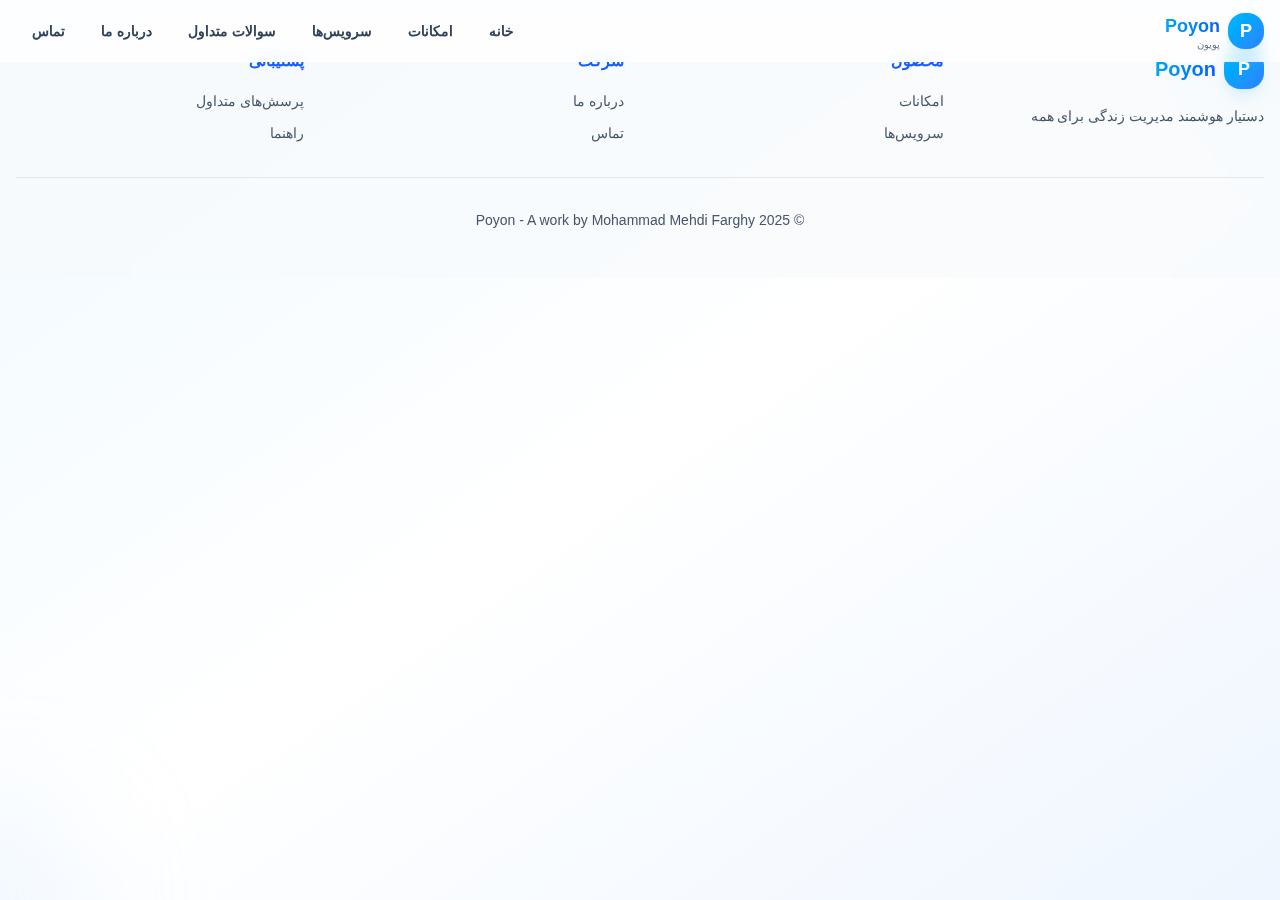
<file: index.html>
<!DOCTYPE html>
  <html lang="en">
    <head>
      <meta charset="UTF-8" />
      <meta name="viewport" content="width=device-width, initial-scale=1.0" />
      <title>RTL Persian Landing Page</title>
      <script type="module" crossorigin src="/assets/index-BZdpRkVZ.js"></script>
      <link rel="stylesheet" crossorigin href="/assets/index-CQhXrsLu.css">
    </head>

    <body>
      <div id="root"></div>
    </body>
  </html>
</file>
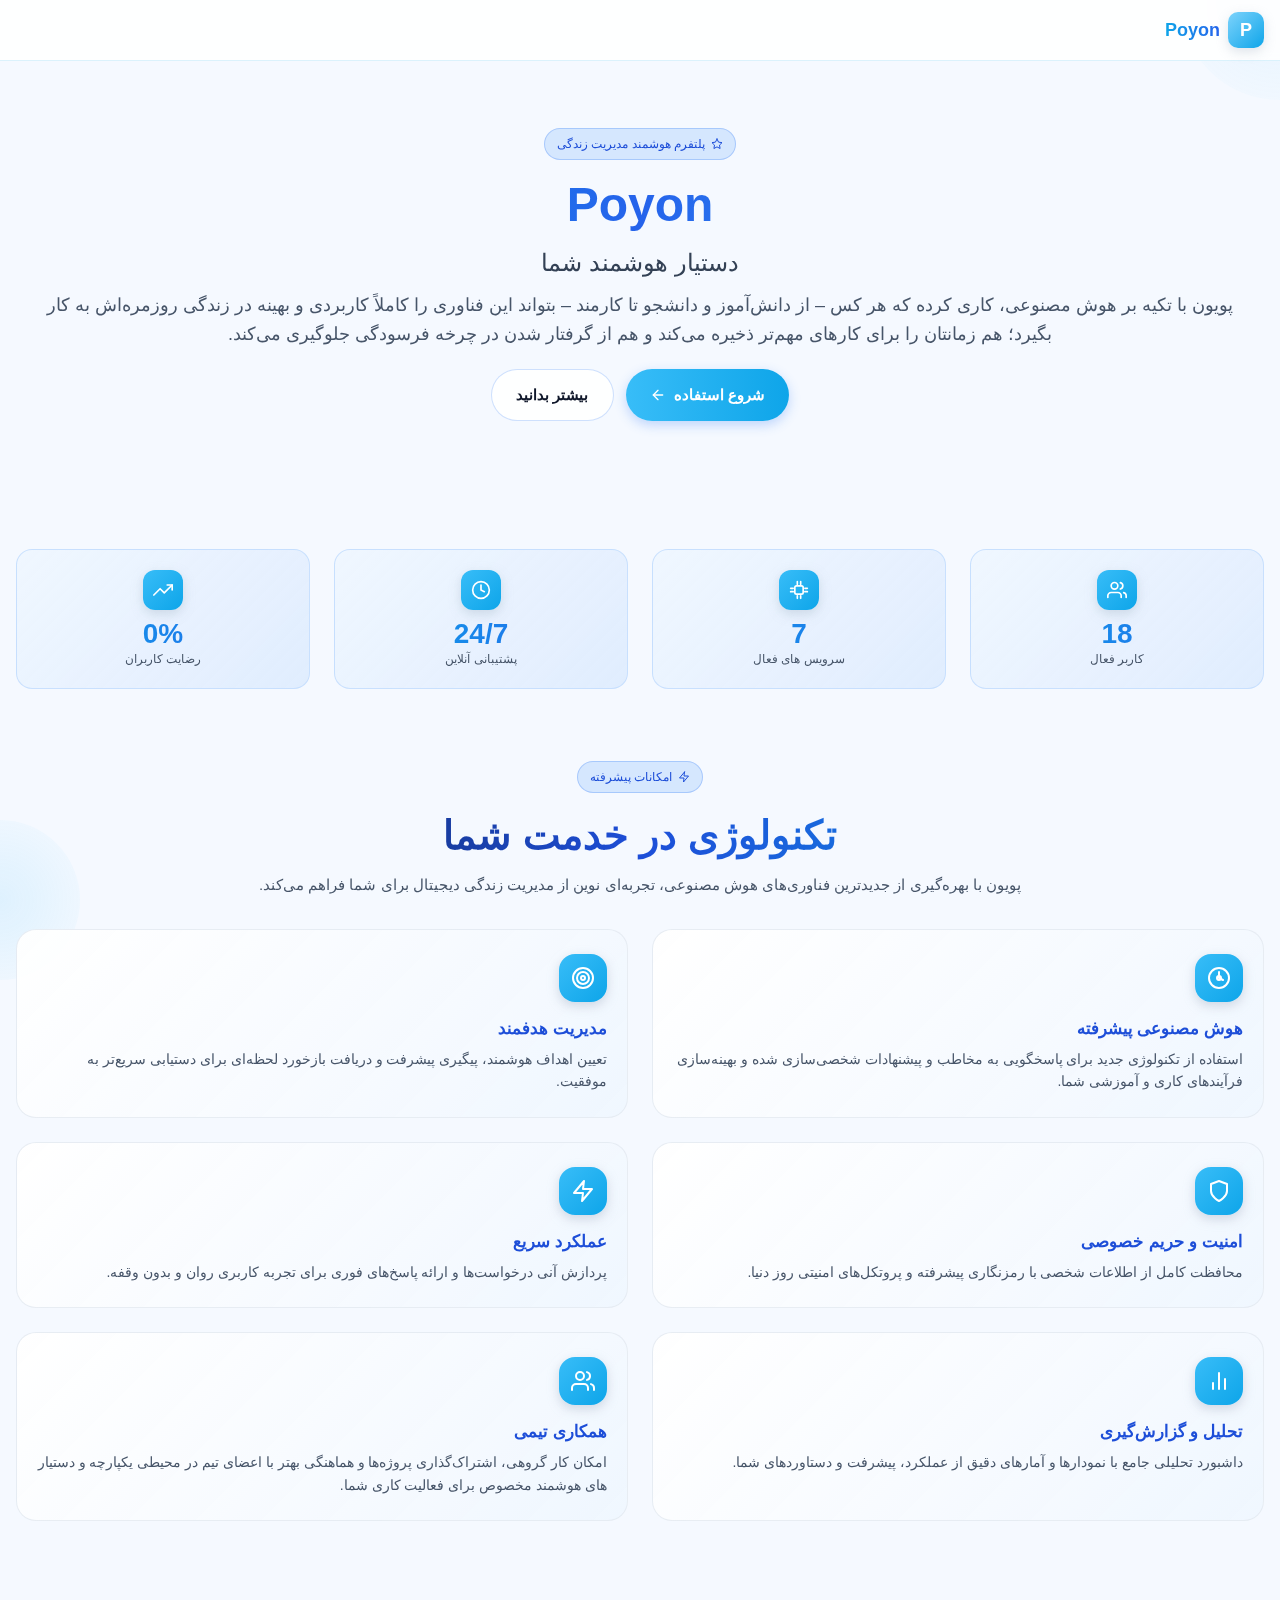
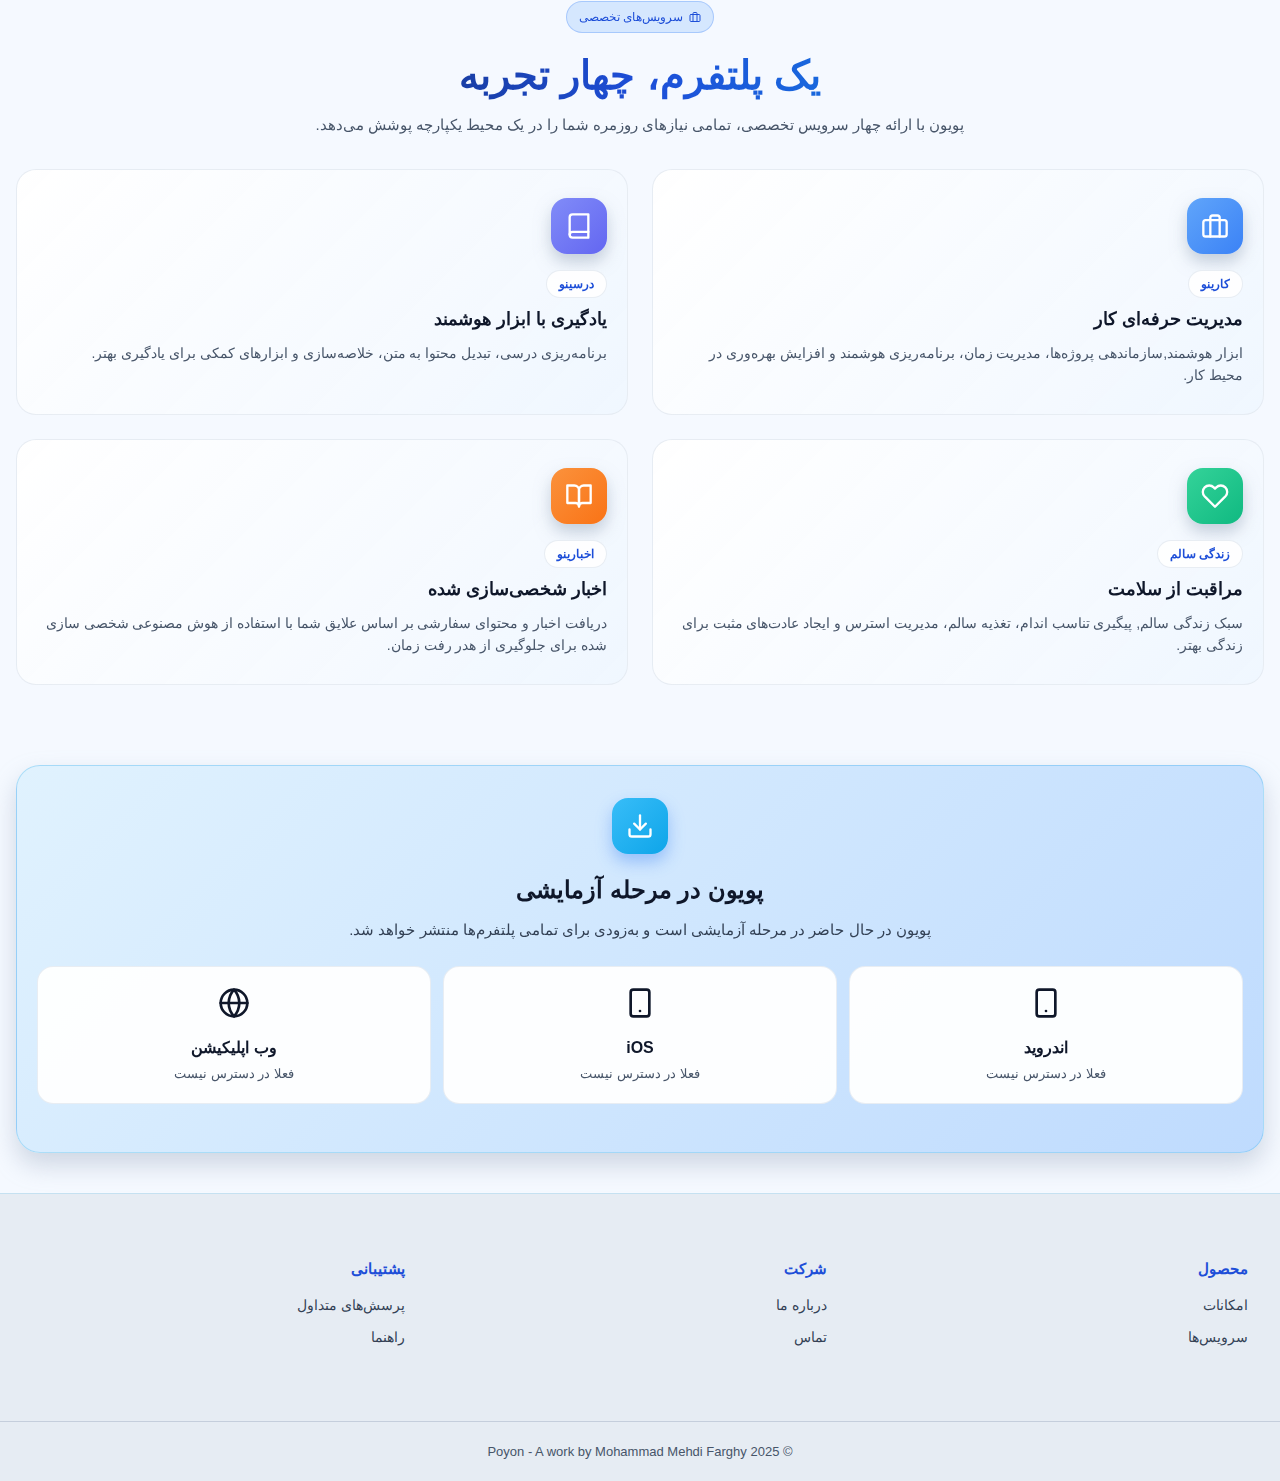
<file: web.html>
<!DOCTYPE html>
<html lang="fa" dir="rtl">
<head>
  <meta charset="UTF-8">
  <meta name="viewport" content="width=device-width, initial-scale=1.0, maximum-scale=1.0, user-scalable=no">
  <title>پویون - پلتفرم هوشمند مدیریت زندگی</title>
  
  <style>
    * {
      margin: 0;
      padding: 0;
      box-sizing: border-box;
      -webkit-tap-highlight-color: transparent;
    }

    :root {
      --slate-950: #020617;
      --slate-900: #0f172a;
      --slate-800: #1e293b;
      --slate-700: #334155;
      --slate-600: #475569;
      --slate-500: #64748b;
      --slate-400: #94a3b8;
      --slate-300: #cbd5e1;
      --slate-200: #e2e8f0;
      --slate-100: #f1f5f9;
      --slate-50: #f8fafc;
      
      --sky-500: #0ea5e9;
      --sky-400: #38bdf8;
      --sky-300: #7dd3fc;
      --sky-200: #bae6fd;
      
      --blue-600: #2563eb;
      --blue-700: #1d4ed8;
      
      --emerald-500: #10b981;
      --teal-600: #0d9488;
      
      --orange-500: #f97316;
      --red-600: #dc2626;
    }

    body {
      font-family: -apple-system, BlinkMacSystemFont, 'Segoe UI', Roboto, sans-serif;
      background: #f5f9ff;
      color: var(--slate-900);
      line-height: 1.5;
      overflow-x: hidden;
      scroll-behavior: smooth;
      font-size: 14px;
    }

    /* Animated Background */
    .animated-bg {
      position: fixed;
      inset: 0;
      z-index: 0;
      pointer-events: none;
    }

    .floating-shape {
      position: absolute;
      border-radius: 50%;
      opacity: 0.12;
    }

    .shape1 {
      top: -100px;
      right: -100px;
      width: 200px;
      height: 200px;
      background: radial-gradient(circle, var(--sky-300), transparent);
      animation: float 20s infinite ease-in-out;
    }

    .shape2 {
      bottom: -80px;
      left: -80px;
      width: 160px;
      height: 160px;
      background: radial-gradient(circle, var(--sky-400), transparent);
      animation: float-delay-5 20s infinite ease-in-out;
    }

    @keyframes float {
      0%, 100% { transform: translate(0, 0) scale(1); }
      50% { transform: translate(30px, -30px) scale(1.05); }
    }

    @keyframes float-delay-5 {
      0%, 100% { transform: translate(0, 0) scale(1); }
      50% { transform: translate(-30px, 30px) scale(1.05); }
    }

    /* Header - موبایل محور */
    header {
      position: fixed;
      top: 0;
      width: 100%;
      z-index: 100;
      backdrop-filter: blur(12px);
      background: rgba(255, 255, 255, 0.9);
      border-bottom: 1px solid rgba(14, 165, 233, 0.15);
      transition: all 0.3s;
    }

    header.scrolled {
      background: rgba(255, 255, 255, 0.98);
      box-shadow: 0 4px 12px rgba(15, 23, 42, 0.1);
    }

    .nav-container {
      padding: 0.75rem 1rem;
      display: flex;
      align-items: center;
      justify-content: space-between;
    }

    .logo-container {
      display: flex;
      align-items: center;
      gap: 0.5rem;
      text-decoration: none;
    }

    .logo-circle {
      position: relative;
      width: 36px;
      height: 36px;
      border-radius: 10px;
      background: linear-gradient(135deg, var(--sky-300), var(--sky-500));
      display: flex;
      align-items: center;
      justify-content: center;
      box-shadow: 0 4px 12px rgba(148, 163, 184, 0.3);
    }

    .logo-circle span {
      font-size: 1.125rem;
      font-weight: 900;
      color: white;
    }

    .logo-text {
      font-size: 1.125rem;
      font-weight: 900;
      background: linear-gradient(90deg, var(--sky-500), var(--blue-600));
      -webkit-background-clip: text;
      -webkit-text-fill-color: transparent;
    }

    .nav-links {
      display: none;
    }

    .mobile-menu-btn {
      display: none;
    }

    .mobile-menu {
      display: none;
    }

    /* Hero Section - موبایل */
    .hero {
      padding: 5.5rem 1rem 2rem;
      position: relative;
      z-index: 10;
    }

    .hero-container {
      max-width: 100%;
    }

    .hero-content {
      text-align: center;
    }

    .badge {
      display: inline-flex;
      align-items: center;
      gap: 0.375rem;
      padding: 0.375rem 0.75rem;
      background: rgba(191, 219, 254, 0.6);
      border: 1px solid rgba(59, 130, 246, 0.3);
      border-radius: 50px;
      color: #1d4ed8;
      font-size: 0.75rem;
      margin-bottom: 1rem;
    }

    .badge svg {
      width: 12px;
      height: 12px;
    }

    .hero-title {
      font-size: 2.25rem;
      font-weight: 900;
      background: linear-gradient(90deg, #0ea5e9, #2563eb, #38bdf8);
      -webkit-background-clip: text;
      -webkit-text-fill-color: transparent;
      margin-bottom: 0.75rem;
      line-height: 1.2;
    }

    .hero-subtitle {
      font-size: 1.125rem;
      color: var(--slate-700);
      margin-bottom: 0.75rem;
      line-height: 1.4;
    }

    .hero-description {
      color: var(--slate-600);
      font-size: 0.9375rem;
      line-height: 1.6;
      margin: 0 auto 1.25rem;
      padding: 0 0.5rem;
    }

    .hero-buttons {
      display: flex;
      flex-direction: column;
      gap: 0.75rem;
      margin-bottom: 2rem;
      padding: 0 0.5rem;
    }

    .btn {
      display: inline-flex;
      align-items: center;
      justify-content: center;
      gap: 0.5rem;
      padding: 0.875rem 1.5rem;
      border-radius: 50px;
      font-weight: 600;
      text-decoration: none;
      transition: all 0.2s;
      border: none;
      cursor: pointer;
      font-size: 0.9375rem;
      width: 100%;
    }

    .btn-primary {
      background: linear-gradient(90deg, var(--sky-400), var(--sky-500));
      color: white;
      box-shadow: 0 4px 12px rgba(59, 130, 246, 0.3);
    }

    .btn-primary:active {
      transform: scale(0.98);
    }

    .btn-secondary {
      background: rgba(255, 255, 255, 0.9);
      color: var(--sky-600);
      border: 1px solid rgba(59, 130, 246, 0.25);
    }

    .btn-secondary:active {
      background: #eff6ff;
    }

    .btn svg {
      width: 16px;
      height: 16px;
    }

    /* Stats Section - موبایل */
    .stats {
      padding: 2rem 1rem;
      position: relative;
      z-index: 10;
    }

    .stats-grid {
      display: grid;
      grid-template-columns: repeat(2, 1fr);
      gap: 0.75rem;
    }

    .stat-card {
      text-align: center;
      padding: 1.25rem 0.75rem;
      background: linear-gradient(135deg, rgba(239, 246, 255, 0.9), rgba(219, 234, 254, 0.8));
      border: 1px solid rgba(191, 219, 254, 0.8);
      border-radius: 1rem;
      transition: all 0.2s;
    }

    .stat-card:active {
      transform: scale(0.98);
    }

    .stat-icon {
      width: 2.5rem;
      height: 2.5rem;
      margin: 0 auto 0.625rem;
      border-radius: 0.75rem;
      background: linear-gradient(135deg, var(--sky-400), var(--sky-500));
      display: flex;
      align-items: center;
      justify-content: center;
      box-shadow: 0 4px 12px rgba(148, 163, 184, 0.35);
    }

    .stat-icon svg {
      width: 1.25rem;
      height: 1.25rem;
      color: white;
    }

    .stat-number {
      font-size: 1.75rem;
      font-weight: 900;
      background: linear-gradient(90deg, var(--sky-500), var(--blue-600));
      -webkit-background-clip: text;
      -webkit-text-fill-color: transparent;
      margin-bottom: 0.25rem;
      line-height: 1;
    }

    .stat-label {
      color: var(--slate-600);
      font-size: 0.75rem;
      line-height: 1.3;
    }

    /* Section Common - موبایل */
    section {
      position: relative;
      z-index: 10;
    }

    .container {
      padding: 2.5rem 1rem;
    }

    .section-header {
      text-align: center;
      margin-bottom: 2rem;
    }

    .section-title {
      font-size: 1.75rem;
      font-weight: 900;
      background: linear-gradient(90deg, #0f172a, #1d4ed8, #0ea5e9);
      -webkit-background-clip: text;
      -webkit-text-fill-color: transparent;
      margin-bottom: 0.75rem;
      line-height: 1.3;
      padding: 0 0.5rem;
    }

    .section-description {
      font-size: 0.9375rem;
      color: var(--slate-600);
      line-height: 1.6;
      padding: 0 0.5rem;
    }

    /* Features - موبایل */
    .features-grid {
      display: grid;
      grid-template-columns: 1fr;
      gap: 1rem;
    }

    .feature-card {
      padding: 1.5rem 1.25rem;
      background: linear-gradient(135deg, rgba(255, 255, 255, 0.95), rgba(239, 246, 255, 0.9));
      border: 1px solid rgba(226, 232, 240, 0.8);
      border-radius: 1.25rem;
      transition: all 0.2s;
    }

    .feature-card:active {
      transform: scale(0.98);
    }

    .feature-icon {
      width: 3rem;
      height: 3rem;
      background: linear-gradient(135deg, var(--sky-400), var(--sky-500));
      border-radius: 1rem;
      display: flex;
      align-items: center;
      justify-content: center;
      margin-bottom: 1rem;
      box-shadow: 0 4px 12px rgba(148, 163, 184, 0.4);
    }

    .feature-icon svg {
      width: 1.5rem;
      height: 1.5rem;
      color: white;
    }

    .feature-title {
      font-size: 1.0625rem;
      font-weight: 900;
      color: #1d4ed8;
      margin-bottom: 0.5rem;
      line-height: 1.3;
    }

    .feature-description {
      color: var(--slate-600);
      line-height: 1.6;
      font-size: 0.875rem;
    }

    /* Services - موبایل */
    .services-grid {
      display: grid;
      grid-template-columns: 1fr;
      gap: 1rem;
    }

    .service-card {
      position: relative;
      padding: 1.75rem 1.25rem;
      background: linear-gradient(135deg, rgba(255, 255, 255, 0.95), rgba(239, 246, 255, 0.9));
      border: 1px solid rgba(226, 232, 240, 0.8);
      border-radius: 1.25rem;
      overflow: hidden;
      transition: all 0.2s;
    }

    .service-card:active {
      transform: scale(0.98);
    }

    .service-card::before {
      content: '';
      position: absolute;
      inset: 0;
      opacity: 0;
      transition: opacity 0.3s;
    }

    .service-card.blue::before {
      background: linear-gradient(135deg, #bfdbfe, #60a5fa);
    }

    .service-card.indigo::before {
      background: linear-gradient(135deg, #c7d2fe, #818cf8);
    }

    .service-card.emerald::before {
      background: linear-gradient(135deg, #a7f3d0, #34d399);
    }

    .service-card.orange::before {
      background: linear-gradient(135deg, #fed7aa, #fb923c);
    }

    .service-icon {
      position: relative;
      z-index: 1;
      width: 3.5rem;
      height: 3.5rem;
      border-radius: 1rem;
      display: flex;
      align-items: center;
      justify-content: center;
      margin-bottom: 1rem;
      box-shadow: 0 8px 16px rgba(148, 163, 184, 0.5);
    }

    .service-card.blue .service-icon {
      background: linear-gradient(135deg, #60a5fa, #3b82f6);
    }

    .service-card.indigo .service-icon {
      background: linear-gradient(135deg, #818cf8, #6366f1);
    }

    .service-card.emerald .service-icon {
      background: linear-gradient(135deg, #34d399, #10b981);
    }

    .service-card.orange .service-icon {
      background: linear-gradient(135deg, #fb923c, #f97316);
    }

    .service-icon svg {
      width: 1.75rem;
      height: 1.75rem;
      color: white;
    }

    .service-badge {
      position: relative;
      z-index: 1;
      display: inline-block;
      padding: 0.25rem 0.75rem;
      background: rgba(255, 255, 255, 0.9);
      border: 1px solid rgba(226, 232, 240, 0.8);
      border-radius: 50px;
      font-size: 0.75rem;
      color: #1d4ed8;
      margin-bottom: 0.625rem;
      font-weight: 600;
    }

    .service-title {
      position: relative;
      z-index: 1;
      font-size: 1.125rem;
      font-weight: 900;
      color: #0f172a;
      margin-bottom: 0.625rem;
      line-height: 1.3;
    }

    .service-description {
      position: relative;
      z-index: 1;
      color: var(--slate-600);
      line-height: 1.6;
      font-size: 0.875rem;
    }

    /* Download - موبایل */
    .download {
      padding: 2.5rem 1rem;
    }

    .download-container {
      background: linear-gradient(135deg, #e0f2fe, #bfdbfe);
      border: 1px solid rgba(14, 165, 233, 0.25);
      border-radius: 1.5rem;
      padding: 2rem 1.25rem;
      text-align: center;
      box-shadow: 0 12px 24px rgba(148, 163, 184, 0.4);
      position: relative;
      overflow: hidden;
    }

    .download-icon {
      width: 3.5rem;
      height: 3.5rem;
      margin: 0 auto 1.25rem;
      background: linear-gradient(135deg, var(--sky-400), var(--sky-500));
      border-radius: 1rem;
      display: flex;
      align-items: center;
      justify-content: center;
      box-shadow: 0 8px 16px rgba(59, 130, 246, 0.4);
    }

    .download-icon svg {
      width: 1.75rem;
      height: 1.75rem;
      color: white;
    }

    .download-title {
      font-size: 1.5rem;
      font-weight: 900;
      color: #0f172a;
      margin-bottom: 0.75rem;
      line-height: 1.3;
    }

    .download-description {
      font-size: 0.9375rem;
      color: var(--slate-700);
      line-height: 1.6;
      margin: 0 auto 1.5rem;
    }

    .download-platforms {
      display: grid;
      grid-template-columns: 1fr;
      gap: 0.75rem;
      margin-bottom: 1rem;
    }

    .platform-card {
      padding: 1.25rem 1rem;
      background: rgba(255, 255, 255, 0.95);
      border: 1px solid rgba(226, 232, 240, 0.8);
      border-radius: 1rem;
      transition: all 0.2s;
    }

    .platform-card:active {
      transform: scale(0.98);
      background: #eff6ff;
    }

    .platform-icon {
      width: 2rem;
      height: 2rem;
      margin: 0 auto 0.625rem;
      color: var(--sky-600);
    }

    .platform-name {
      font-size: 1rem;
      color: #0f172a;
      margin-bottom: 0.25rem;
      font-weight: 700;
    }

    .platform-status {
      font-size: 0.8125rem;
      color: var(--slate-600);
    }

    /* Footer - موبایل */
    footer {
      border-top: 1px solid rgba(14, 165, 233, 0.15);
      background: rgba(226, 232, 240, 0.8);
    }

    .footer-container {
      padding: 2.5rem 1.25rem;
      display: grid;
      grid-template-columns: repeat(3, 1fr);
      gap: 1.5rem;
    }

    .footer-title {
      color: #1d4ed8;
      font-weight: 700;
      margin-bottom: 0.75rem;
      font-size: 0.9375rem;
    }

    .footer-links {
      list-style: none;
    }

    .footer-links li {
      margin-bottom: 0.5rem;
    }

    .footer-links a {
      color: var(--slate-700);
      text-decoration: none;
      transition: color 0.2s;
      font-size: 0.875rem;
    }

    .footer-links a:active {
      color: var(--sky-600);
    }

    .footer-bottom {
      padding: 1.25rem;
      border-top: 1px solid rgba(148, 163, 184, 0.4);
      text-align: center;
      color: var(--slate-600);
      font-size: 0.8125rem;
    }

    /* Scroll to Top - موبایل (دیگه استفاده نمی‌شه ولی مشکلی هم ایجاد نمی‌کنه) */
    .scroll-top {
      display: none;
    }

    /* Desktop - فقط برای صفحات بزرگتر */
    @media (min-width: 768px) {
      body {
        font-size: 16px;
      }

      .hero {
        padding: 8rem 2rem 4rem;
      }

      .hero-title {
        font-size: 3rem;
      }

      .hero-subtitle {
        font-size: 1.5rem;
      }

      .hero-description {
        font-size: 1.125rem;
      }

      .hero-buttons {
        flex-direction: row;
        justify-content: center;
      }

      .btn {
        width: auto;
      }

      .stats-grid {
        grid-template-columns: repeat(4, 1fr);
        gap: 1.5rem;
      }

      .section-title {
        font-size: 2.5rem;
      }

      .features-grid,
      .services-grid {
        grid-template-columns: repeat(2, 1fr);
        gap: 1.5rem;
      }

      .download-platforms {
        grid-template-columns: repeat(3, 1fr);
      }

      .footer-container {
        grid-template-columns: repeat(3, 1fr);
        padding: 4rem 2rem;
        gap: 3rem;
      }

      .nav-links {
        display: none;
      }

      .mobile-menu-btn {
        display: none;
      }
    }
  </style>
</head>
<body>
  <!-- Animated Background -->
  <div class="animated-bg">
    <div class="floating-shape shape1"></div>
    <div class="floating-shape shape2"></div>
  </div>

  <!-- Header -->
  <header id="header">
    <div class="nav-container">
      <a href="#" class="logo-container">
        <div class="logo-circle">
          <span>P</span>
        </div>
        <div class="logo-text">Poyon</div>
      </a>
    </div>
  </header>

  <!-- Hero Section -->
  <section class="hero">
    <div class="hero-container">
      <div class="hero-content">
        <div class="badge">
          <svg viewBox="0 0 24 24" fill="none" stroke="currentColor" stroke-width="2" stroke-linecap="round" stroke-linejoin="round">
            <path d="M12 2L15.09 8.26L22 9.27L17 14.14L18.18 21.02L12 17.77L5.82 21.02L7 14.14L2 9.27L8.91 8.26L12 2Z"></path>
          </svg>
          <span>پلتفرم هوشمند مدیریت زندگی</span>
        </div>

        <h1 class="hero-title">Poyon</h1>
        <p class="hero-subtitle">دستیار هوشمند شما </p>
        <p class="hero-description">
          پویون با تکیه بر هوش مصنوعی، کاری کرده که هر کس – از دانش‌آموز و دانشجو تا کارمند – بتواند این فناوری را کاملاً کاربردی و بهینه در زندگی روزمره‌اش به کار بگیرد؛ هم زمانتان را برای کارهای مهم‌تر ذخیره می‌کند و هم از گرفتار شدن در چرخه فرسودگی جلوگیری می‌کند.
        </p>

        <div class="hero-buttons">
          <a href="#download" class="btn btn-primary">
            <span>شروع استفاده</span>
            <svg viewBox="0 0 24 24" fill="none" stroke="currentColor" stroke-width="2" stroke-linecap="round" stroke-linejoin="round">
              <line x1="5" y1="12" x2="19" y2="12"></line>
              <polyline points="12 5 5 12 12 19"></polyline>
            </svg>
          </a>
          <a href="#features" class="btn btn-secondary">
            <span>بیشتر بدانید</span>
          </a>
        </div>
      </div>
    </div>
  </section>

  <!-- Stats Section -->
  <section class="stats">
    <div class="stats-grid">
      <div class="stat-card">
        <div class="stat-icon">
          <svg viewBox="0 0 24 24" fill="none" stroke="currentColor" stroke-width="2" stroke-linecap="round" stroke-linejoin="round">
            <path d="M17 21v-2a4 4 0 0 0-4-4H5a4 4 0 0 0-4 4v2"></path>
            <circle cx="9" cy="7" r="4"></circle>
            <path d="M23 21v-2a4 4 0 0 0-3-3.87"></path>
            <path d="M16 3.13a4 4 0 0 1 0 7.75"></path>
          </svg>
        </div>
        <div class="stat-number">18</div>
        <div class="stat-label">کاربر فعال</div>
      </div>

      <div class="stat-card">
        <div class="stat-icon">
          <svg viewBox="0 0 24 24" fill="none" stroke="currentColor" stroke-width="2" stroke-linecap="round" stroke-linejoin="round">
            <rect x="7" y="7" width="10" height="10" rx="2" ry="2"></rect>
            <path d="M10 2v3"></path>
            <path d="M14 2v3"></path>
            <path d="M10 19v3"></path>
            <path d="M14 19v3"></path>
            <path d="M2 10h3"></path>
            <path d="M2 14h3"></path>
            <path d="M19 10h3"></path>
            <path d="M19 14h3"></path>
          </svg>
        </div>
        <div class="stat-number">7</div>
        <div class="stat-label">سرویس های فعال</div>
      </div>

      <div class="stat-card">
        <div class="stat-icon">
          <svg viewBox="0 0 24 24" fill="none" stroke="currentColor" stroke-width="2" stroke-linecap="round" stroke-linejoin="round">
            <circle cx="12" cy="12" r="10"></circle>
            <polyline points="12 6 12 12 16 14"></polyline>
          </svg>
        </div>
        <div class="stat-number">24/7</div>
        <div class="stat-label">پشتیبانی آنلاین</div>
      </div>

      <div class="stat-card">
        <div class="stat-icon">
          <svg viewBox="0 0 24 24" fill="none" stroke="currentColor" stroke-width="2" stroke-linecap="round" stroke-linejoin="round">
            <polyline points="23 6 13.5 15.5 8.5 10.5 1 18"></polyline>
            <polyline points="17 6 23 6 23 12"></polyline>
          </svg>
        </div>
        <div class="stat-number">0%</div>
        <div class="stat-label">رضایت کاربران</div>
      </div>
    </div>
  </section>

  <!-- Features Section -->
  <section id="features" class="container">
    <div class="section-header">
      <div class="badge">
        <svg viewBox="0 0 24 24" fill="none" stroke="currentColor" stroke-width="2" stroke-linecap="round" stroke-linejoin="round">
          <polygon points="13 2 3 14 12 14 11 22 21 10 12 10 13 2"></polygon>
        </svg>
        <span>امکانات پیشرفته</span>
      </div>
      <h2 class="section-title">تکنولوژی در خدمت شما</h2>
      <p class="section-description">
        پویون با بهره‌گیری از جدیدترین فناوری‌های هوش مصنوعی، تجربه‌ای نوین از مدیریت زندگی دیجیتال برای شما فراهم می‌کند.
      </p>
    </div>

    <div class="features-grid">
      <div class="feature-card">
        <div class="feature-icon">
          <svg viewBox="0 0 24 24" fill="none" stroke="currentColor" stroke-width="2" stroke-linecap="round" stroke-linejoin="round">
            <path d="M12 2a10 10 0 1 0 10 10A10 10 0 0 0 12 2Z"></path>
            <path d="M12 6v6l4 2"></path>
            <circle cx="12" cy="12" r="2"></circle>
          </svg>
        </div>
        <h3 class="feature-title">هوش مصنوعی پیشرفته</h3>
        <p class="feature-description">
          استفاده از تکنولوژی جدید برای پاسخگویی به مخاطب و پیشنهادات شخصی‌سازی شده و بهینه‌سازی فرآیندهای کاری و آموزشی شما.
        </p>
      </div>

      <div class="feature-card">
        <div class="feature-icon">
          <svg viewBox="0 0 24 24" fill="none" stroke="currentColor" stroke-width="2" stroke-linecap="round" stroke-linejoin="round">
            <circle cx="12" cy="12" r="10"></circle>
            <circle cx="12" cy="12" r="6"></circle>
            <circle cx="12" cy="12" r="2"></circle>
          </svg>
        </div>
        <h3 class="feature-title">مدیریت هدفمند</h3>
        <p class="feature-description">
          تعیین اهداف هوشمند، پیگیری پیشرفت و دریافت بازخورد لحظه‌ای برای دستیابی سریع‌تر به موفقیت.
        </p>
      </div>

      <div class="feature-card">
        <div class="feature-icon">
          <svg viewBox="0 0 24 24" fill="none" stroke="currentColor" stroke-width="2" stroke-linecap="round" stroke-linejoin="round">
            <path d="M12 22s8-4 8-10V5l-8-3-8 3v7c0 6 8 10 8 10z"></path>
          </svg>
        </div>
        <h3 class="feature-title">امنیت و حریم خصوصی</h3>
        <p class="feature-description">
          محافظت کامل از اطلاعات شخصی با رمزنگاری پیشرفته و پروتکل‌های امنیتی روز دنیا.
        </p>
      </div>

      <div class="feature-card">
        <div class="feature-icon">
          <svg viewBox="0 0 24 24" fill="none" stroke="currentColor" stroke-width="2" stroke-linecap="round" stroke-linejoin="round">
            <polygon points="13 2 3 14 12 14 11 22 21 10 12 10 13 2"></polygon>
          </svg>
        </div>
        <h3 class="feature-title">عملکرد سریع</h3>
        <p class="feature-description">
          پردازش آنی درخواست‌ها و ارائه پاسخ‌های فوری برای تجربه کاربری روان و بدون وقفه.
        </p>
      </div>

      <div class="feature-card">
        <div class="feature-icon">
          <svg viewBox="0 0 24 24" fill="none" stroke="currentColor" stroke-width="2" stroke-linecap="round" stroke-linejoin="round">
            <line x1="18" y1="20" x2="18" y2="10"></line>
            <line x1="12" y1="20" x2="12" y2="4"></line>
            <line x1="6" y1="20" x2="6" y2="14"></line>
          </svg>
        </div>
        <h3 class="feature-title">تحلیل و گزارش‌گیری</h3>
        <p class="feature-description">
          داشبورد تحلیلی جامع با نمودارها و آمارهای دقیق از عملکرد، پیشرفت و دستاوردهای شما.
        </p>
      </div>

      <div class="feature-card">
        <div class="feature-icon">
          <svg viewBox="0 0 24 24" fill="none" stroke="currentColor" stroke-width="2" stroke-linecap="round" stroke-linejoin="round">
            <path d="M17 21v-2a4 4 0 0 0-4-4H5a4 4 0 0 0-4 4v2"></path>
            <circle cx="9" cy="7" r="4"></circle>
            <path d="M23 21v-2a4 4 0 0 0-3-3.87"></path>
            <path d="M16 3.13a4 4 0 0 1 0 7.75"></path>
          </svg>
        </div>
        <h3 class="feature-title">همکاری تیمی</h3>
        <p class="feature-description">
          امکان کار گروهی، اشتراک‌گذاری پروژه‌ها و هماهنگی بهتر با اعضای تیم در محیطی یکپارچه و دستیار های هوشمند مخصوص برای فعالیت کاری شما.
        </p>
      </div>
    </div>
  </section>

  <!-- Services Section -->
  <section id="services" class="container">
    <div class="section-header">
      <div class="badge">
        <svg viewBox="0 0 24 24" fill="none" stroke="currentColor" stroke-width="2" stroke-linecap="round" stroke-linejoin="round">
          <rect x="2" y="7" width="20" height="14" rx="2" ry="2"></rect>
          <path d="M16 21V5a2 2 0 0 0-2-2h-4a2 2 0 0 0-2 2v16"></path>
        </svg>
        <span>سرویس‌های تخصصی</span>
      </div>
      <h2 class="section-title">یک پلتفرم، چهار تجربه</h2>
      <p class="section-description">
        پویون با ارائه چهار سرویس تخصصی، تمامی نیازهای روزمره شما را در یک محیط یکپارچه پوشش می‌دهد.
      </p>
    </div>

    <div class="services-grid">
      <div class="service-card blue">
        <div class="service-icon">
          <svg viewBox="0 0 24 24" fill="none" stroke="currentColor" stroke-width="2" stroke-linecap="round" stroke-linejoin="round">
            <rect x="2" y="7" width="20" height="14" rx="2" ry="2"></rect>
            <path d="M16 21V5a2 2 0 0 0-2-2h-4a2 2 0 0 0-2 2v16"></path>
          </svg>
        </div>
        <div class="service-badge">کارینو</div>
        <h3 class="service-title">مدیریت حرفه‌ای کار</h3>
        <p class="service-description">
         ابزار هوشمند,سازماندهی پروژه‌ها، مدیریت زمان، برنامه‌ریزی هوشمند و افزایش بهره‌وری در محیط کار.
        </p>
      </div>

      <div class="service-card indigo">
        <div class="service-icon">
          <svg viewBox="0 0 24 24" fill="none" stroke="currentColor" stroke-width="2" stroke-linecap="round" stroke-linejoin="round">
            <path d="M4 19.5A2.5 2.5 0 0 1 6.5 17H20"></path>
            <path d="M6.5 2H20v20H6.5A2.5 2.5 0 0 1 4 19.5v-15A2.5 2.5 0 0 1 6.5 2z"></path>
          </svg>
        </div>
        <div class="service-badge">درسینو</div>
        <h3 class="service-title">یادگیری با ابزار هوشمند</h3>
        <p class="service-description">
          برنامه‌ریزی درسی، تبدیل محتوا به متن، خلاصه‌سازی و ابزارهای کمکی برای یادگیری بهتر.
        </p>
      </div>

      <div class="service-card emerald">
        <div class="service-icon">
          <svg viewBox="0 0 24 24" fill="none" stroke="currentColor" stroke-width="2" stroke-linecap="round" stroke-linejoin="round">
            <path d="M20.84 4.61a5.5 5.5 0 0 0-7.78 0L12 5.67l-1.06-1.06a5.5 5.5 0 0 0-7.78 7.78l1.06 1.06L12 21.23l7.78-7.78 1.06-1.06a5.5 5.5 0 0 0 0-7.78z"></path>
          </svg>
        </div>
        <div class="service-badge">زندگی سالم</div>
        <h3 class="service-title">مراقبت از سلامت</h3>
        <p class="service-description">
         سبک زندگی سالم, پیگیری تناسب اندام، تغذیه سالم، مدیریت استرس و ایجاد عادت‌های مثبت برای زندگی بهتر.
        </p>
      </div>

      <div class="service-card orange">
        <div class="service-icon">
          <svg viewBox="0 0 24 24" fill="none" stroke="currentColor" stroke-width="2" stroke-linecap="round" stroke-linejoin="round">
            <path d="M2 3h6a4 4 0 0 1 4 4v14a3 3 0 0 0-3-3H2z"></path>
            <path d="M22 3h-6a4 4 0 0 0-4 4v14a3 3 0 0 1 3-3h7z"></path>
          </svg>
        </div>
        <div class="service-badge">اخبارینو</div>
        <h3 class="service-title">اخبار شخصی‌سازی شده</h3>
        <p class="service-description">
          دریافت اخبار و محتوای سفارشی بر اساس علایق شما با استفاده از هوش مصنوعی شخصی سازی شده برای جلوگیری از هدر رفت زمان.
        </p>
      </div>
    </div>
  </section>

  <!-- Download Section -->
  <section id="download" class="download">
    <div class="download-container">
      <div class="download-icon">
        <svg viewBox="0 0 24 24" fill="none" stroke="currentColor" stroke-width="2" stroke-linecap="round" stroke-linejoin="round">
          <path d="M21 15v4a2 2 0 0 1-2 2H5a2 2 0 0 1-2-2v-4"></path>
          <polyline points="7 10 12 15 17 10"></polyline>
          <line x1="12" y1="15" x2="12" y2="3"></line>
        </svg>
      </div>

      <h2 class="download-title">پویون در مرحله آزمایشی</h2>
      <p class="download-description">
        پویون در حال حاضر در مرحله آزمایشی است و به‌زودی برای تمامی پلتفرم‌ها منتشر خواهد شد.
      </p>

      <div class="download-platforms">
        <div class="platform-card">
          <svg class="platform-icon" viewBox="0 0 24 24" fill="none" stroke="currentColor" stroke-width="2" stroke-linecap="round" stroke-linejoin="round">
            <rect x="5" y="2" width="14" height="20" rx="2" ry="2"></rect>
            <line x1="12" y1="18" x2="12.01" y2="18"></line>
          </svg>
          <div class="platform-name">اندروید</div>
          <div class="platform-status">فعلا در دسترس نیست</div>
        </div>

        <div class="platform-card">
          <svg class="platform-icon" viewBox="0 0 24 24" fill="none" stroke="currentColor" stroke-width="2" stroke-linecap="round" stroke-linejoin="round">
            <rect x="5" y="2" width="14" height="20" rx="2" ry="2"></rect>
            <line x1="12" y1="18" x2="12.01" y2="18"></line>
          </svg>
          <div class="platform-name">iOS</div>
          <div class="platform-status">فعلا در دسترس نیست</div>
        </div>

        <div class="platform-card">
          <svg class="platform-icon" viewBox="0 0 24 24" fill="none" stroke="currentColor" stroke-width="2" stroke-linecap="round" stroke-linejoin="round">
            <circle cx="12" cy="12" r="10"></circle>
            <line x1="2" y1="12" x2="22" y2="12"></line>
            <path d="M12 2a15.3 15.3 0 0 1 4 10 15.3 15.3 0 0 1-4 10 15.3 15.3 0 0 1-4-10 15.3 15.3 0 0 1 4-10z"></path>
          </svg>
          <div class="platform-name">وب اپلیکیشن</div>
          <div class="platform-status">فعلا در دسترس نیست</div>
        </div>
      </div>
    </div>
  </section>

  <!-- Footer -->
  <footer>
    <div class="footer-container">
      <div>
        <h4 class="footer-title">محصول</h4>
        <ul class="footer-links">
          <li><a href="#features">امکانات</a></li>
          <li><a href="#services">سرویس‌ها</a></li>
        </ul>
      </div>

      <div>
        <h4 class="footer-title">شرکت</h4>
        <ul class="footer-links">
          <li><a href="#">درباره ما</a></li>
          <li><a href="#">تماس</a></li>
        </ul>
      </div>

      <div>
        <h4 class="footer-title">پشتیبانی</h4>
        <ul class="footer-links">
          <li><a href="#">پرسش‌های متداول</a></li>
          <li><a href="#">راهنما</a></li>
        </ul>
      </div>
    </div>

    <div class="footer-bottom">
      <p>© 2025 Poyon - A work by Mohammad Mehdi Farghy</p>
    </div>
  </footer>

  <script>
    // Header scroll effect
    window.addEventListener('scroll', function() {
      const header = document.getElementById('header');
      if (window.scrollY > 30) {
        header.classList.add('scrolled');
      } else {
        header.classList.remove('scrolled');
      }
    });

    // Smooth scroll for anchor links
    document.querySelectorAll('a[href^="#"]').forEach(anchor => {
      anchor.addEventListener('click', function(e) {
        const href = this.getAttribute('href');
        if (href === '#' || href === '#download') {
          if (href === '#download') {
            e.preventDefault();
            const target = document.getElementById('download');
            if (target) {
              target.scrollIntoView({
                behavior: 'smooth',
                block: 'start'
              });
            }
          }
          return;
        }
        if (href.startsWith('#')) {
          e.preventDefault();
          const target = document.querySelector(href);
          if (target) {
            target.scrollIntoView({
              behavior: 'smooth',
              block: 'start'
            });
          }
        }
      });
    });

    // Mobile menu toggle (الان منویی وجود نداره، ولی اگر بعداً اضافه شد، این تابع آماده‌ست)
    function toggleMobileMenu() {
      const mobileMenu = document.getElementById('mobileMenu');
      if (mobileMenu) {
        mobileMenu.classList.toggle('active');
      }
    }
  </script>
</body>
</html>
</file>
